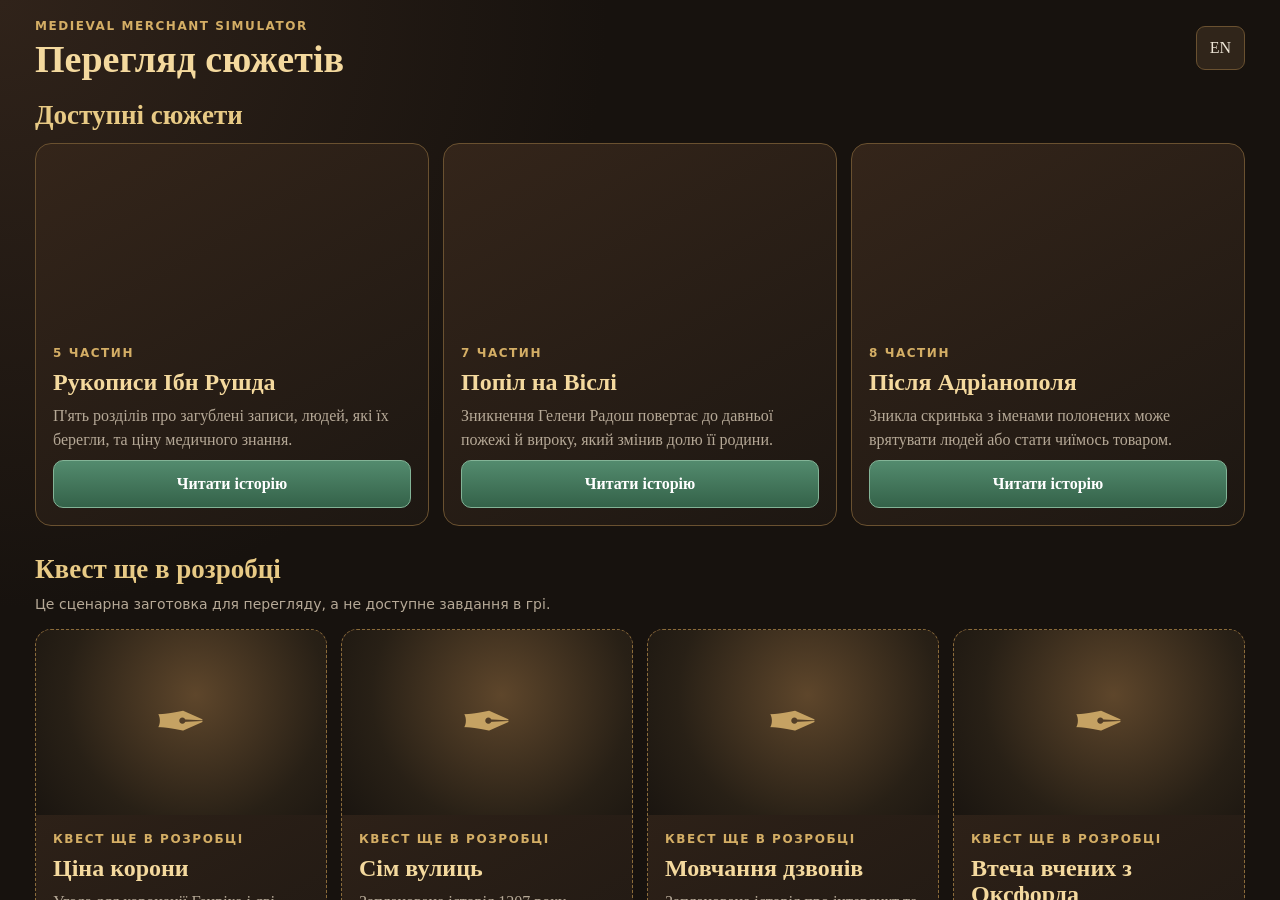
<file: index.html>
<!doctype html><html lang="uk"><meta charset="utf-8"><meta name="robots" content="noindex,nofollow"><meta http-equiv="refresh" content="0;url=story-review/"><title>Перегляд сюжетів</title><a href="story-review/">Відкрити перегляд сюжетів</a></html>
</file>
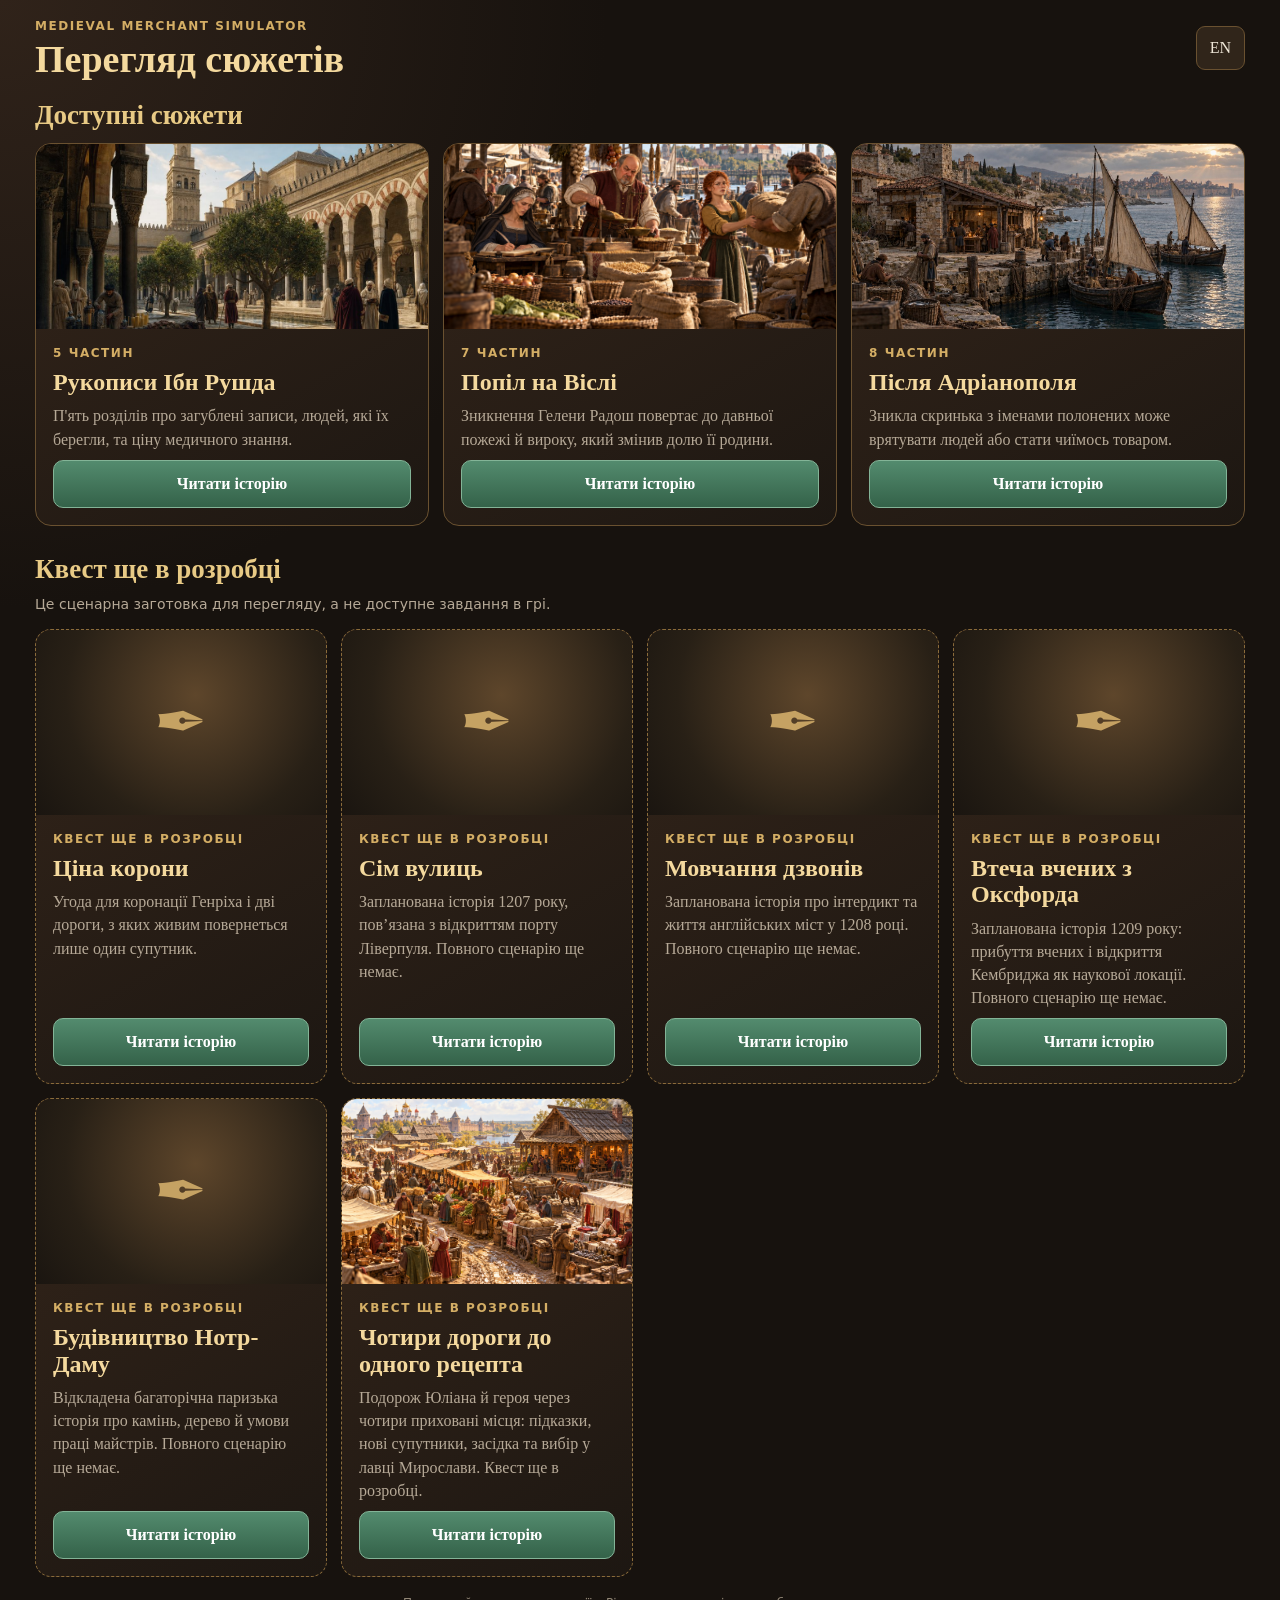
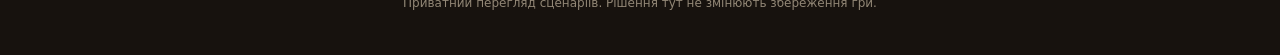
<file: story-review/index.html>
<!doctype html>
<html lang="uk">
<head>
  <meta charset="utf-8">
  <meta name="viewport" content="width=device-width, initial-scale=1, viewport-fit=cover">
  <meta name="robots" content="noindex,nofollow,noarchive">
  <meta name="theme-color" content="#17120e">
  <title>Перегляд сюжетів · Medieval Merchant Simulator</title>
  <link rel="stylesheet" href="review.css">
</head>
<body>
  <div class="shell">
    <header class="masthead">
      <div><span class="eyebrow">Medieval Merchant Simulator</span><h1>Перегляд сюжетів</h1></div>
      <button id="languageButton" class="quiet-button" type="button" aria-label="Змінити мову">EN</button>
    </header>
    <main>
      <section id="library" class="library" aria-label="Список історій"></section>
      <section id="reader" class="reader" hidden>
        <div class="reader-bar">
          <button id="libraryButton" class="quiet-button" type="button">← Історії</button>
          <div id="progress" class="progress"></div>
          <button id="restartButton" class="quiet-button" type="button">З початку</button>
        </div>
        <div id="chapterList" class="chapter-list" aria-label="Розділи"></div>
        <div id="scene" class="scene"></div>
        <div class="reader-actions">
          <button id="backButton" class="quiet-button" type="button">← Назад</button>
          <button id="historyButton" class="quiet-button" type="button" aria-expanded="false">Перечитати</button>
        </div>
        <div id="history" class="history" hidden></div>
      </section>
    </main>
    <footer>Приватний перегляд сценаріїв. Рішення тут не змінюють збереження гри.</footer>
  </div>
  <script src="../js/domain/narrative-engine.js"></script>
  <script src="../js/data/ibn-rushd-quest.js"></script>
  <script src="../js/data/vistula-ashes-quest.js"></script>
  <script src="../js/data/annual-quest-1205.js"></script>
  <script src="../js/data/four-roads-story-draft.js"></script>
  <script src="../js/data/planned-story-drafts.js"></script>
  <script src="review.js"></script>
</body>
</html>
</file>
<file: story-review/review.css>
:root{color-scheme:dark;--ink:#efe7d8;--muted:#b6a997;--gold:#d4ae65;--line:#6a5130;--panel:#211913;--bg:#17120e;--green:#578d71;font-family:Georgia,"Times New Roman",serif}
*{box-sizing:border-box}html{background:var(--bg)}body{margin:0;color:var(--ink);background:radial-gradient(circle at top left,#30231a 0,transparent 38rem),#17120e;min-height:100dvh}button{font:inherit;cursor:pointer}button:disabled{opacity:.45;cursor:not-allowed}button:focus-visible{outline:3px solid #f1cc83;outline-offset:3px}[hidden]{display:none!important}.shell{max-width:1250px;margin:auto;padding:16px 20px max(25px,env(safe-area-inset-bottom))}.masthead{display:flex;align-items:center;justify-content:space-between;gap:12px;margin-bottom:20px}.masthead h1{font-size:clamp(25px,4vw,38px);line-height:1.08;margin:5px 0 0;color:#f4d99e}.eyebrow,.kicker{text-transform:uppercase;letter-spacing:.13em;color:var(--gold);font:700 12px system-ui,sans-serif}.quiet-button{background:#30251a;color:var(--ink);border:1px solid var(--line);border-radius:9px;padding:10px 13px;min-height:44px}.quiet-button:hover,.chapter-button:hover{border-color:var(--gold)}.library{display:grid;grid-template-columns:repeat(auto-fit,minmax(250px,1fr));gap:14px}.story-card{border:1px solid var(--line);border-radius:16px;background:linear-gradient(150deg,#34251a,#1d1712);overflow:hidden;display:flex;flex-direction:column}.story-card img{width:100%;height:185px;object-fit:cover;display:block}.story-card .card-copy{padding:17px;display:flex;flex-direction:column;gap:9px;flex:1}.story-card h2{font-size:24px;line-height:1.1;color:#f4d99e;margin:0}.story-card p{margin:0;color:var(--muted);line-height:1.45;flex:1}.primary{background:linear-gradient(#538b6e,#346249);color:#fff;border:1px solid #83b497;border-radius:10px;min-height:48px;padding:11px 16px;font-weight:700}.primary:hover{filter:brightness(1.12)}.reader{background:#1c1510;border:1px solid var(--line);border-radius:16px;overflow:hidden}.reader-bar{padding:10px 13px;display:flex;align-items:center;gap:10px;justify-content:space-between;border-bottom:1px solid #47351f}.progress{font:600 12px system-ui,sans-serif;color:var(--muted);text-align:center}.chapter-list{display:flex;gap:7px;overflow-x:auto;padding:10px 13px;border-bottom:1px solid #47351f;scrollbar-width:thin}.chapter-button{white-space:nowrap;border:1px solid #574126;background:#2b2017;border-radius:8px;padding:9px 12px;min-height:42px;color:var(--muted);font:600 13px system-ui,sans-serif}.chapter-button.active{color:#fff;background:#5f4225;border-color:#d4ae65}.scene{display:grid;grid-template-columns:minmax(0,52%) minmax(0,48%);min-height:560px}.art{position:relative;min-height:470px;background:#0e0d0b;overflow:hidden}.art>img.scene-image{display:block;width:100%;height:100%;position:absolute;inset:0;object-fit:cover}.art .portrait{position:absolute;bottom:0;right:0;max-height:48%;max-width:30%;object-fit:contain;filter:drop-shadow(0 3px 15px #000b)}.place{position:absolute;bottom:0;left:0;right:0;background:linear-gradient(transparent,#100d0ad9);padding:34px 18px 15px;font:700 13px system-ui,sans-serif;color:#f3dcae}.story-text{padding:clamp(20px,3vw,42px);display:flex;flex-direction:column;min-width:0}.story-text h2{font-size:clamp(26px,3vw,40px);line-height:1.12;color:#f0d596;margin:9px 0 18px}.story-text p{font-size:clamp(18px,1.7vw,23px);line-height:1.54;white-space:pre-line;margin:0 0 25px}.story-text .speaker{font:700 13px system-ui,sans-serif;color:#d9ae60;text-transform:uppercase;letter-spacing:.08em}.choices{margin-top:auto;display:grid;gap:9px}.choices button{width:100%;text-align:left;background:#352419;color:#f4e6cc;border:1px solid #8a6130;border-radius:10px;min-height:52px;padding:12px 15px;font:600 15px system-ui,sans-serif}.choices button:hover{background:#51351f}.choices small{display:block;font-weight:400;color:#c9bda5;margin-top:4px}.choices .primary{background:linear-gradient(#538b6e,#346249);text-align:center;border-color:#83b497}.interlude{border-left:3px solid var(--gold);background:#2f2519;padding:13px 17px;margin:12px 0 20px;color:#d6c8ae;font:15px/1.5 system-ui,sans-serif}.reader-actions{border-top:1px solid #47351f;padding:10px 13px;display:flex;justify-content:space-between;gap:12px}.history{padding:18px;border-top:1px solid #47351f;max-height:340px;overflow:auto}.history p{font-size:16px;line-height:1.5;border-bottom:1px solid #382c1f;padding-bottom:12px}.history strong{color:var(--gold)}footer{padding:18px 3px;color:#928776;font:12px/1.4 system-ui,sans-serif;text-align:center}
@media(max-width:760px){.shell{padding:max(12px,env(safe-area-inset-top)) 10px max(20px,env(safe-area-inset-bottom))}.masthead h1{font-size:25px}.reader-bar{gap:5px;padding:8px}.reader-bar .quiet-button{padding:7px 9px;font-size:13px}.progress{font-size:11px}.scene{display:block;min-height:0}.art{min-height:0;aspect-ratio:auto}.art>img.scene-image{position:relative;width:100%;height:auto;object-fit:contain}.art .portrait{max-height:45%;max-width:26%}.story-text{padding:20px 17px 23px}.story-text h2{font-size:29px;margin-bottom:14px}.story-text p{font-size:19px;line-height:1.5}.choices{margin-top:8px}.chapter-list{padding:8px}.story-card img{height:175px}}
@media(max-width:360px){.reader-bar .quiet-button{font-size:12px}.progress{max-width:100px}.story-text h2{font-size:26px}.story-text p{font-size:18px}}

.library{display:block}
.library-grid{display:grid;grid-template-columns:repeat(auto-fit,minmax(250px,1fr));gap:14px}
.library-heading{font-size:clamp(20px,3vw,27px);color:#e8ca85;margin:28px 0 12px}
.library-heading:first-child{margin-top:0}
.library-note{font:14px/1.5 system-ui,sans-serif;color:var(--muted);margin:-3px 0 14px}
.story-card.is-draft{border-style:dashed;border-color:#8a6b3a}
.draft-cover{height:185px;display:grid;place-items:center;color:#c5a263;font-size:64px;background:radial-gradient(circle at 55% 35%,#5e462b,#282016 65%,#1a1510)}
.draft-art{display:grid;place-items:center;min-height:470px;padding:28px;background:radial-gradient(circle at 50% 35%,#59472c,#261e16 60%,#16110d)}
.draft-art-content{max-width:34rem;border:1px dashed #9a7440;border-radius:15px;padding:25px;background:#1c1611d9;text-align:center}
.draft-art-content p{font:16px/1.5 system-ui,sans-serif;color:#d3c1a3;margin:14px 0 0}
@media(max-width:760px){.draft-art{min-height:210px;padding:15px}.draft-art-content{padding:18px}.draft-art-content p{font-size:14px}}
.story-copy{min-width:0;margin-bottom:12px}
.story-copy p{margin:0 0 16px;white-space:pre-line}
.story-dialogue{margin:0 0 17px;padding:11px 16px;border-left:3px solid #c9a667;border-radius:0 8px 8px 0;background:#30241a;color:#f4e4c9;font-size:clamp(18px,1.7vw,23px);line-height:1.47;white-space:pre-line}
@media(max-width:760px){.story-dialogue{font-size:19px;padding:10px 13px}}
</file>
